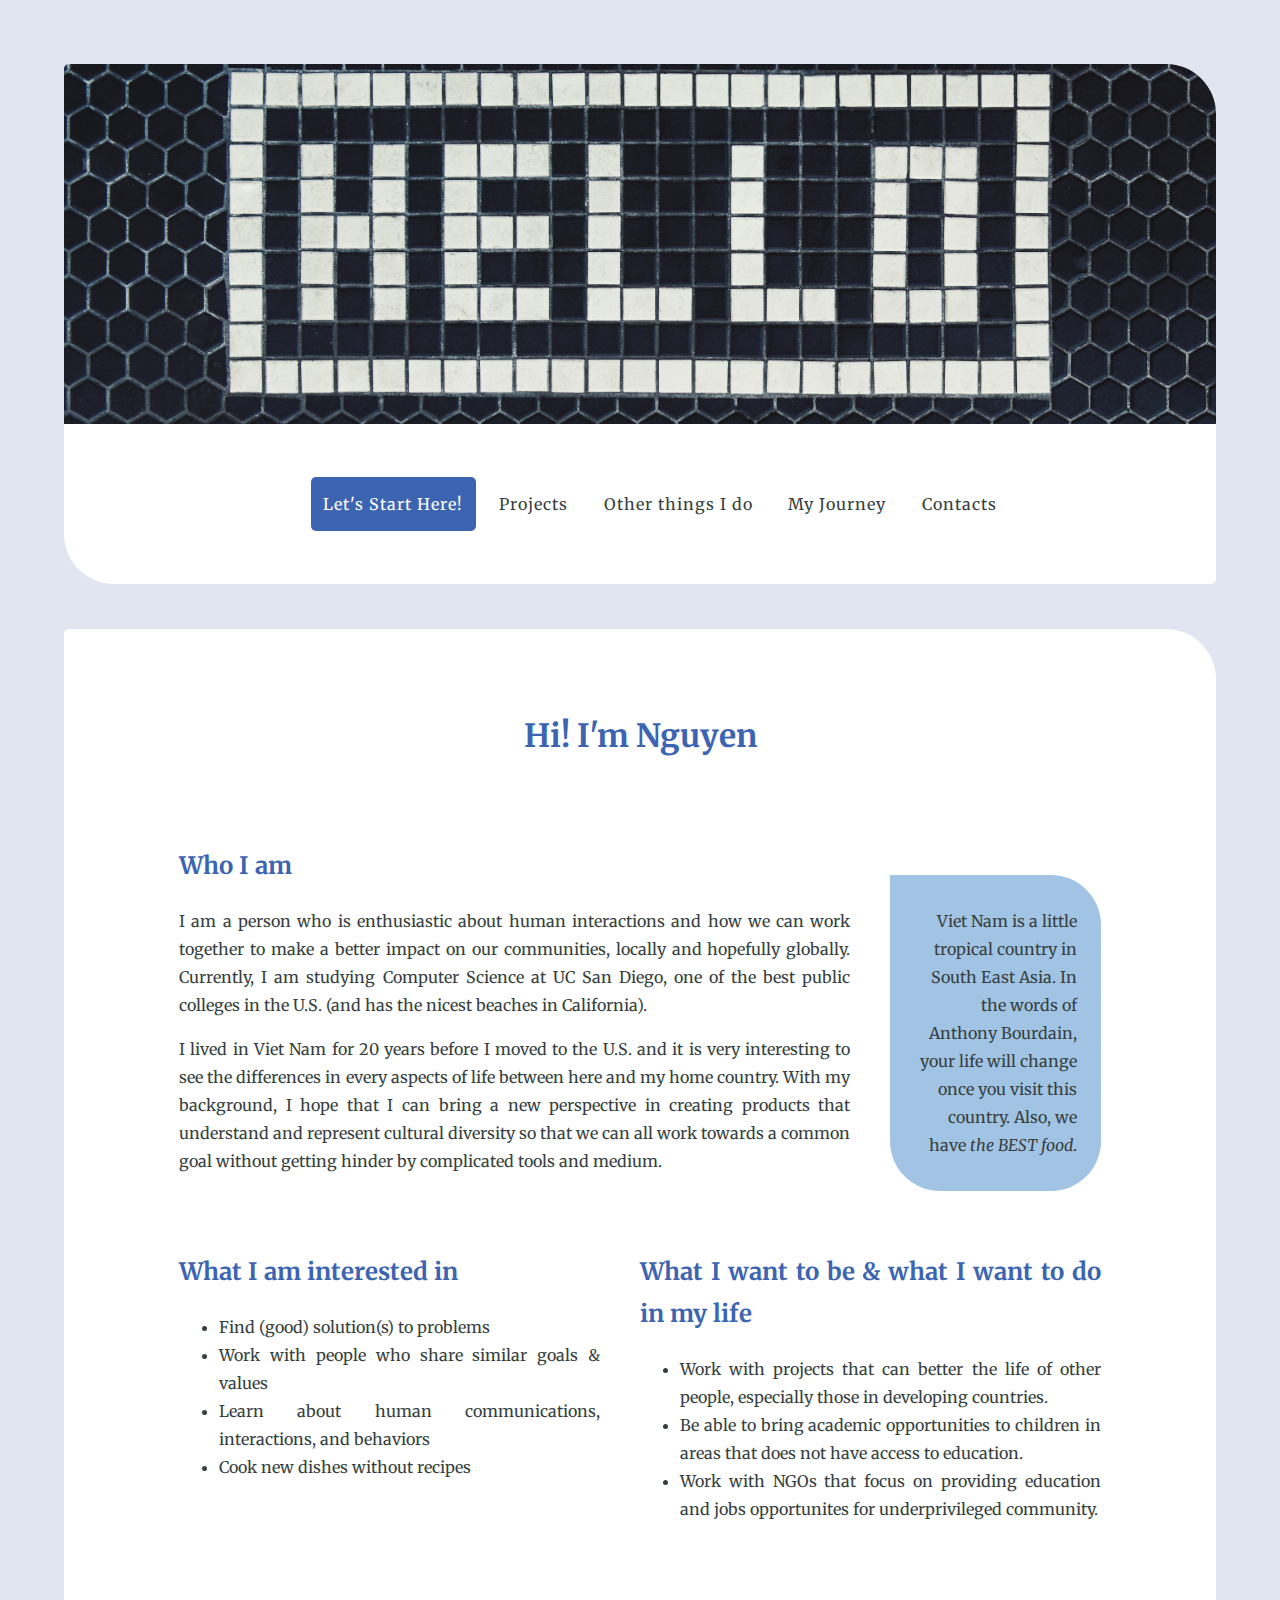
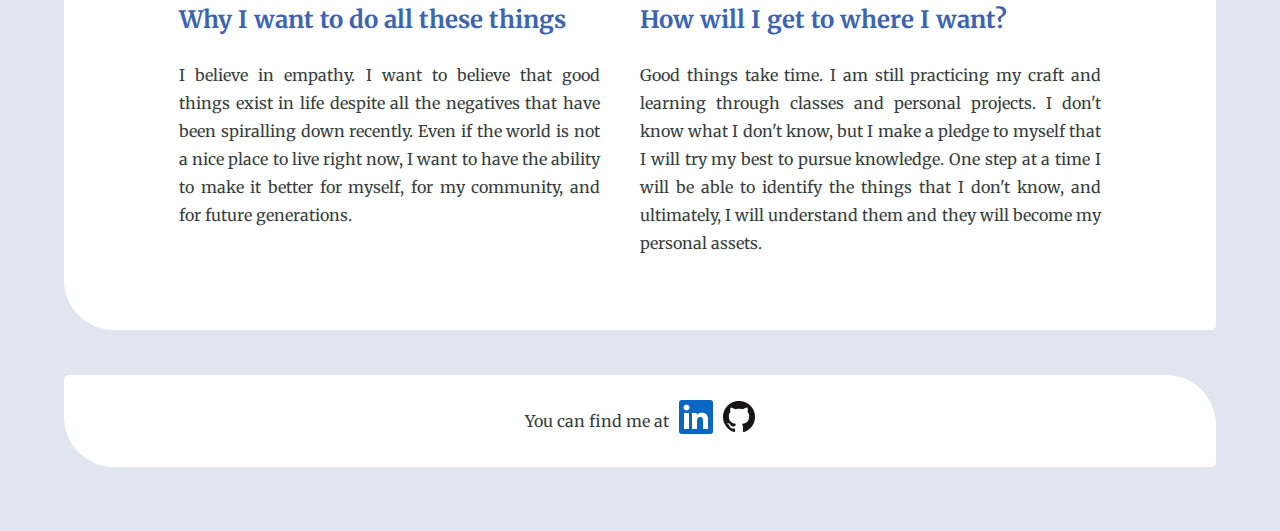
<file: index.html>
<!DOCTYPE html>
<html lang="en">
<head>
    <meta charset="UTF-8">
    <meta http-equiv="X-UA-Compatible" content="IE=edge">
    <meta name="viewport" content="width=device-width, initial-scale=1.0">
    
    <title>Hi! I'm Nguyen</title>

    <link rel="preconnect" href="https://fonts.googleapis.com">
    <link rel="preconnect" href="https://fonts.gstatic.com" crossorigin>
    <link href="https://fonts.googleapis.com/css2?family=Merriweather:wght@400;700&display=swap" rel="stylesheet">
    
    <link
        rel="icon"
        type="image/svg+xml"
        sizes="any"
        href="data:image/svg+xml,&#x3C;svg xmlns=&#x22;http://www.w3.org/2000/svg&#x22; viewBox=&#x22;0 0 100 100&#x22;&#x3E;&#x3C;text y=&#x22;.9em&#x22; font-size=&#x22;90&#x22;&#x3E;&#x1F680;&#x3C;/text&#x3E;&#x3C;/svg&#x3E;"
    />
    
    <link rel="stylesheet" type="text/css" href="/stylesheets/index.css">
</head>
<body>
    <header>
        <!-- <h1>This is Nguyen</h1> -->
        <div class="themeImage">
            <img src="/media/theme-index.jpg" alt="Theme photos">
            <!-- <cite>Photo by <a href="https://unsplash.com/@timmossholder?utm_source=unsplash&utm_medium=referral&utm_content=creditCopyText">Tim Mossholder</a> on <a href="https://unsplash.com/s/photos/hello?utm_source=unsplash&utm_medium=referral&utm_content=creditCopyText">Unsplash</a></cite> -->
        </div>
        <nav role="navigation">
            <p class="menu-button">Menu</p>
            <!-- Drop down menu trial -->
            <!-- <label for="menu-show" class="menu-button">Menu</label> -->
            <!-- <input type="checkbox" id="menu-show"> -->
            <ul>
                <li><a class="active" href="/index.html">Let's Start Here!</a></li>
                <li><a href="/projects.html">Projects</a></li>
                <li><a href="/other-things.html">Other things I do</a></li>
                <li><a href="/my-journey.html">My Journey</a></li>
                <li><a href="/contacts.html">Contacts</a></li>
                <!-- <li><a href="/experiment.html">Experiment</a></li> -->
            </ul> 
        </nav>
    </header>
        
    <main>
        <h1 class="pageTitle">Hi! I'm Nguyen</h1>
        <section class="whoIam">
            <h2>Who I am</h2>
            <p>I am a person who is enthusiastic about human interactions and how we can work together to make a better 
                impact on our communities, locally and hopefully globally. Currently, I am studying Computer Science 
                at UC San Diego, one of the best public colleges in the U.S. (and has the nicest beaches in California). </p>
            <p>I lived in Viet Nam for 20 years before I moved to the U.S. and it is very interesting to see the differences
                in every aspects of life between here and my home country. With my background, I hope that I can bring a new 
                perspective in creating products that understand and represent cultural diversity so that we can all work 
                towards a common goal without getting hinder by complicated tools and medium.</p>
        </section>
        
        <aside class="sidebar"><p>Viet Nam is a little tropical country in South East Asia. In the words of Anthony Bourdain, 
            your life will change once you visit this country. Also, we have <i>the BEST food</i>.</p></aside>

        <section class="myInterest">
            <h2>What I am interested in</h2>
            <ul>
                <li>Find (good) solution(s) to problems</li>
                <li>Work with people who share similar goals & values</li>
                <li>Learn about human communications, interactions, and behaviors</li>
                <li>Cook new dishes without recipes</li>
            </ul>
        </section>

        <section class="myGoal">
            <h2>What I want to be & what I want to do in my life</h2>
            <ul>
                <li>Work with projects that can better the life of other people, especially those in developing countries.</li>
                <li>Be able to bring academic opportunities to children in areas that does not have access to education.</li>
                <li>Work with NGOs that focus on providing education and jobs opportunites for underprivileged community.</li>
            </ul>
        </section>

        <section class="myReason">
            <h2>Why I want to do all these things</h2>
            <p>I believe in empathy. I want to believe that good things exist in life despite all the negatives that have 
                been spiralling down recently. Even if the world is not a nice place to live right now, I want to have the 
                ability to make it better for myself, for my community, and for future generations.</p>
        </section>

        <section class="myWay">
            <h2>How will I get to where I want?</h2>
            <p>Good things take time. I am still practicing my craft and learning through classes and personal projects. 
                I don't know what I don't know, but I make a pledge to myself that I will try my best to pursue knowledge. 
                One step at a time I will be able to identify the things that I don't know, and ultimately, I will understand 
                them and they will become my personal assets.</p>
        </section>
    </main>

    <footer>
        <!-- <p> Here's a quote for the day: <b>Be nice to yourself!</b></p> -->
        <section class="findMe">
            <p>You can find me at</p>
            <a href="https://www.linkedin.com/in/nguyen-luong-se">
                <img src="media/In-Blue-34.png" alt="Linked logo">
            </a>
            <a href="https://github.com/nglu">
                <img src="media/GitHub-Mark-32px.png" alt="GitHub logo">
            </a>
        </section>
    </footer>

</body>
</html>
</file>
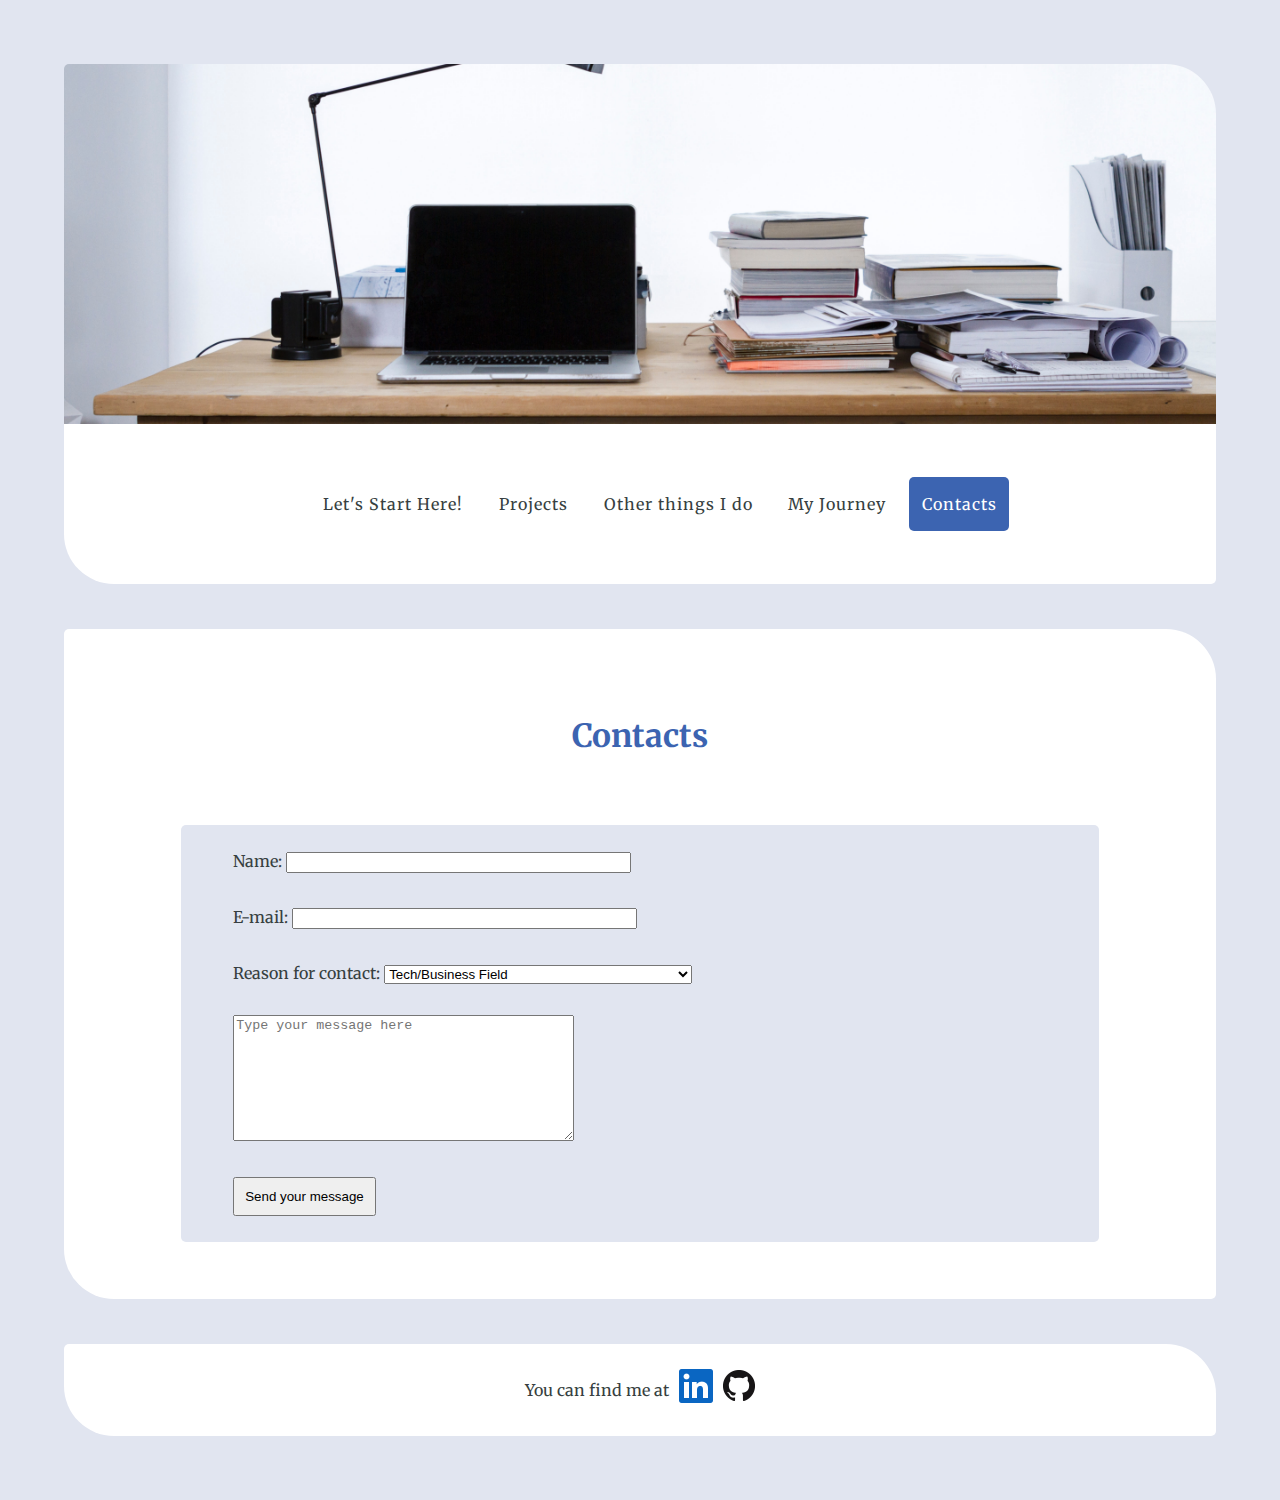
<file: contacts.html>
<!DOCTYPE html>
<html lang="en">
<head>
    <meta charset="UTF-8">
    <meta http-equiv="X-UA-Compatible" content="IE=edge">
    <meta name="viewport" content="width=device-width, initial-scale=1.0">
    
    <title>Hi! I'm Nguyen</title>
    
    <link rel="preconnect" href="https://fonts.googleapis.com">
    <link rel="preconnect" href="https://fonts.gstatic.com" crossorigin>
    <link href="https://fonts.googleapis.com/css2?family=Merriweather:wght@400;700&display=swap" rel="stylesheet">
    
    <link
        rel="icon"
        type="image/svg+xml"
        sizes="any"
        href="data:image/svg+xml,&#x3C;svg xmlns=&#x22;http://www.w3.org/2000/svg&#x22; viewBox=&#x22;0 0 100 100&#x22;&#x3E;&#x3C;text y=&#x22;.9em&#x22; font-size=&#x22;90&#x22;&#x3E;&#x1F680;&#x3C;/text&#x3E;&#x3C;/svg&#x3E;"
    />

    <link rel="stylesheet" type="text/css" href="/stylesheets/contacts.css">
</head>
<body>
    <header>
        <!-- <h1>This is Nguyen</h1> -->
        <div class="themeImage">
            <img src="/media/theme-contact.jpg" alt="Theme photos">
            <!-- <cite>Photo by <a href="https://unsplash.com/@fredmarriage?utm_source=unsplash&utm_medium=referral&utm_content=creditCopyText">freddie marriage</a> on <a href="https://unsplash.com/s/photos/workspace?utm_source=unsplash&utm_medium=referral&utm_content=creditCopyText">Unsplash</a></cite> -->
        </div>
        <nav role="navigation">
            <p class="menu-button">Menu</p>
            <!-- Drop down menu trial -->
            <!-- <label for="menu-show" class="menu-button">Menu</label> -->
            <!-- <input type="checkbox" id="menu-show"> -->
            <ul>
                <li><a href="/index.html">Let's Start Here!</a></li>
                <li><a href="/projects.html">Projects</a></li>
                <li><a href="/other-things.html">Other things I do</a></li>
                <li><a href="/my-journey.html">My Journey</a></li>
                <li><a class="active" href="/contacts.html">Contacts</a></li>
                <!-- <li><a href="/experiment.html">Experiment</a></li> -->
            </ul> 
        </nav>
    </header>
        
    <main>
        <h1 class="pageTitle">Contacts</h1>
        <form action="https://httpbin.org/get" method="get">
            <fieldset>
                <legend>Contact Form</legend>
                <ol>
                    <li>
                      <label for="name_input">Name: </label>
                      <input type="text" id="name_input" name="name_input" size="40" required>
                    </li>
                    <br />
                    <li>
                      <label for="mail_input">E-mail: </label>
                      <input type="email" id="mail_input" name="mail_input" size="40" required>
                    </li>
                    <br />
                    <li>
                        <label for="contact_reason">Reason for contact: </label>
                        <select id="contact_reason" name="contact_reason">
                            <optgroup label="Job Opportunities">
                              <option>Tech/Business Field</option>
                              <option>NGOs</option>
                              <option>Other</option>
                            </optgroup>
                            <optgroup label="Projects Collaboration">
                              <option>Humanitarian projects (edu, vocationals, etc. )</option>
                              <option>Environmental Projects</option>
                              <option>Other</option>
                            </optgroup>
                            <option>Other</option>
                        </select>
                    </li>
                    <br>
                    <li>
                      <label for="msg_input"></label>
                      <textarea id="msg_input" name="msg_input"
                      placeholder="Type your message here"
                      rows="8" cols="40" required></textarea>
                    </li>
                    <br />
                    <li class="button">
                        <button type="submit">Send your message</button>
                    </li>
                </ol>
            </fieldset>
        </form>

        <!-- <section class="findMe">
            <p>You can find me at:</p>
            <a href="https://www.linkedin.com/in/nguyen-luong-se">
                <img src="media/In-Blue-34.png" alt="Linked logo">
            </a>
            <a href="https://github.com/nglu">
                <img src="media/GitHub-Mark-32px.png" alt="GitHub logo">
            </a>
        </section> -->
    </main>

    <footer>
        <section class="findMe">
            <p>You can find me at</p>
            <a href="https://www.linkedin.com/in/nguyen-luong-se">
                <img src="media/In-Blue-34.png" alt="Linked logo">
            </a>
            <a href="https://github.com/nglu">
                <img src="media/GitHub-Mark-32px.png" alt="GitHub logo">
            </a>
        </section>
    </footer>

</body>
</html>
</file>
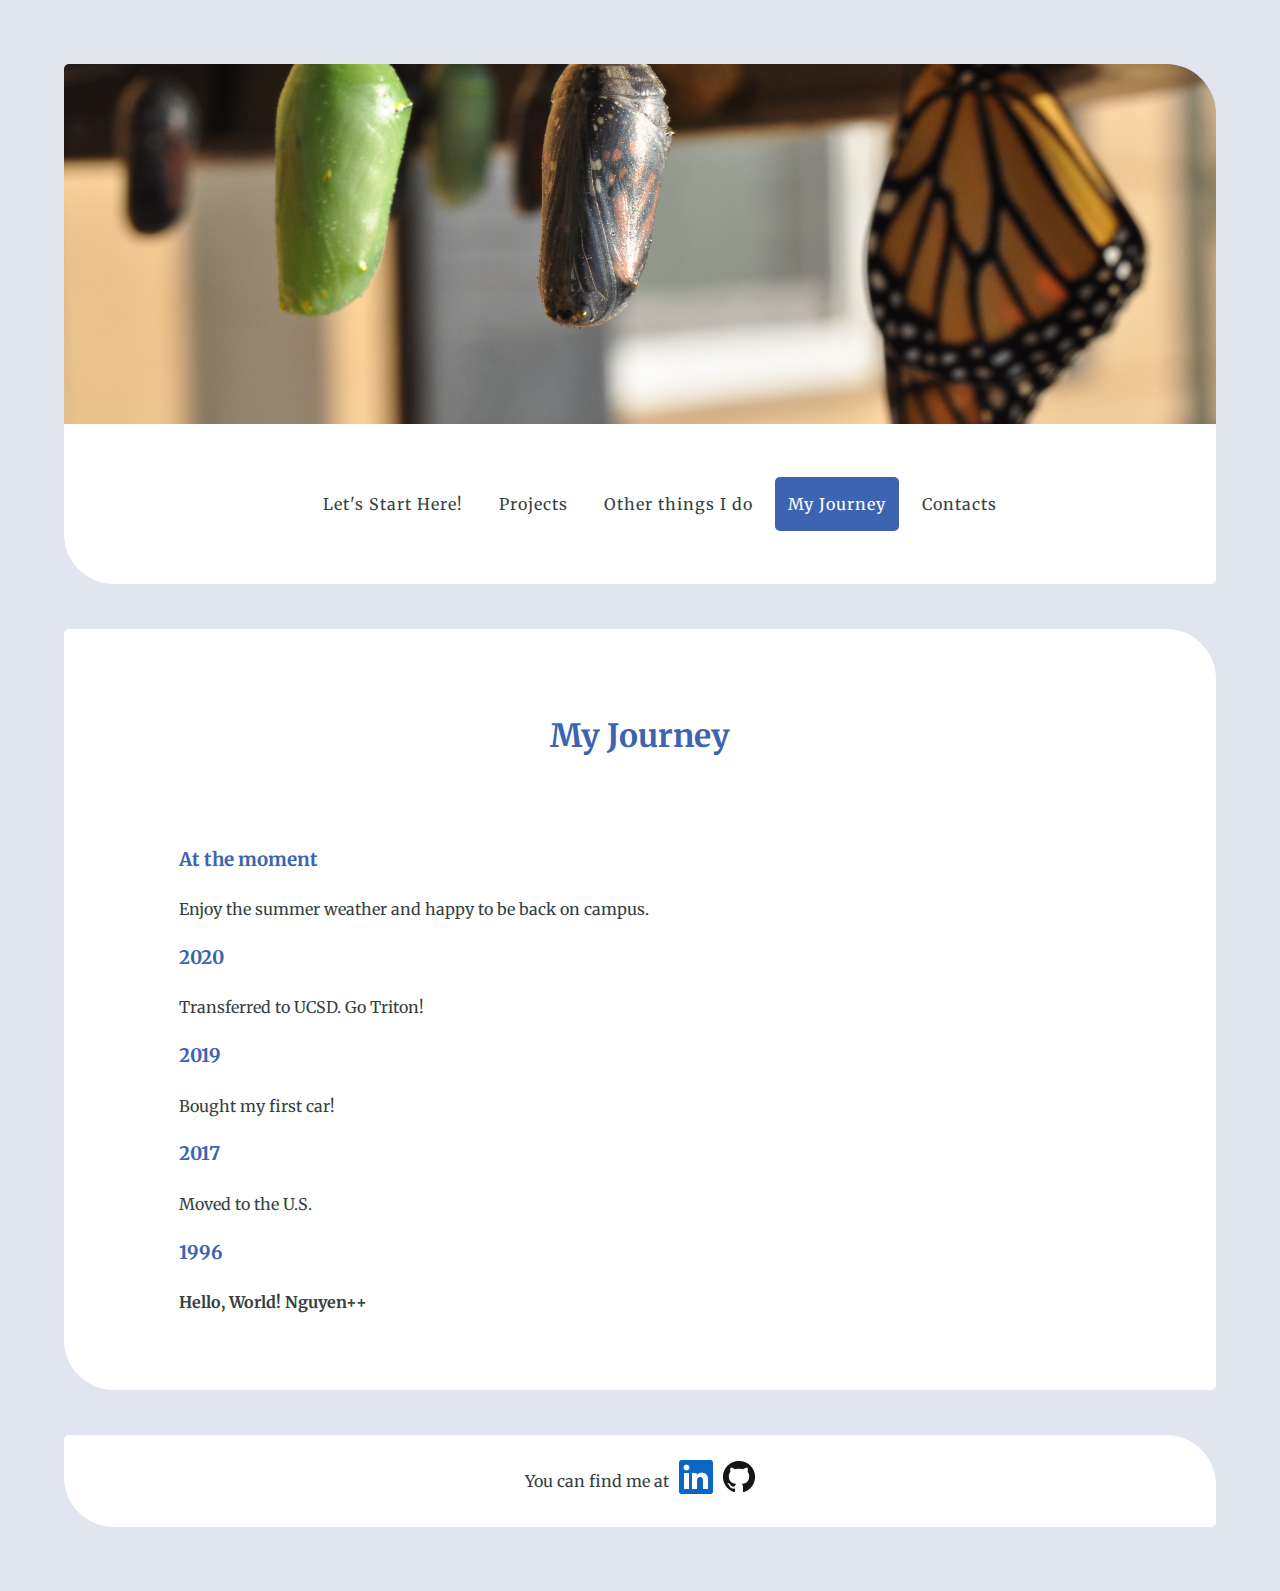
<file: my-journey.html>
<!DOCTYPE html>
<html lang="en">
<head>
    <meta charset="UTF-8">
    <meta http-equiv="X-UA-Compatible" content="IE=edge">
    <meta name="viewport" content="width=device-width, initial-scale=1.0">
    
    <title>Hi! I'm Nguyen</title>
    
    <link rel="preconnect" href="https://fonts.googleapis.com">
    <link rel="preconnect" href="https://fonts.gstatic.com" crossorigin>
    <link href="https://fonts.googleapis.com/css2?family=Merriweather:wght@400;700&display=swap" rel="stylesheet">
    
    <link
        rel="icon"
        type="image/svg+xml"
        sizes="any"
        href="data:image/svg+xml,&#x3C;svg xmlns=&#x22;http://www.w3.org/2000/svg&#x22; viewBox=&#x22;0 0 100 100&#x22;&#x3E;&#x3C;text y=&#x22;.9em&#x22; font-size=&#x22;90&#x22;&#x3E;&#x1F680;&#x3C;/text&#x3E;&#x3C;/svg&#x3E;"
    />
    
    <link rel="stylesheet" type="text/css" href="/stylesheets/journey.css">
</head>
<body>
    <header>
        <!-- <h1>This is Nguyen</h1> -->
        <div class="themeImage">
            <img src="/media/theme-journey.jpg" alt="Theme photos">
            <!-- <cite>Photo by <a href="https://unsplash.com/@scw1217?utm_source=unsplash&utm_medium=referral&utm_content=creditCopyText">Suzanne D. Williams</a> on <a href="https://unsplash.com/s/photos/growth?utm_source=unsplash&utm_medium=referral&utm_content=creditCopyText">Unsplash</a></cite> -->
        </div>
        <nav role="navigation">
            <p class="menu-button">Menu</p>
            <!-- Drop down menu trial -->
            <!-- <label for="menu-show" class="menu-button">Menu</label> -->
            <!-- <input type="checkbox" id="menu-show"> -->
            <ul>
                <li><a href="/index.html">Let's Start Here!</a></li>
                <li><a href="/projects.html">Projects</a></li>
                <li><a href="/other-things.html">Other things I do</a></li>
                <li><a class="active" href="/my-journey.html">My Journey</a></li>
                <li><a href="/contacts.html">Contacts</a></li>
                <!-- <li><a href="/experiment.html">Experiment</a></li> -->
            </ul> 
        </nav>
    </header>
        
    <main>
        <h1 class="pageTitle">My Journey</h1>
        <div class="timeline">
            <div class="container right">
                <h3>At the moment</h3>
                <p>Enjoy the summer weather and happy to be back on campus.</p>
            </div>
            <div class="container left">
                <h3>2020</h3>
                <p>Transferred to UCSD. Go Triton!</p>
            </div>
            <div class="container right">
                  <h3>2019</h3>
                  <p>Bought my first car!</p>
            </div>
            <div class="container left">
                  <h3>2017</h3>
                  <p>Moved to the U.S.</p>
            </div>
            <div class="container right">
                  <h3>1996</h3>
                  <p><strong>Hello, World! Nguyen++</strong></p>
            </div>
          </div>
    </main>

    <footer>
        <!-- <p> Here's a quote for the day: <b>Be nice to yourself!</b></p> -->
        <section class="findMe">
            <p>You can find me at</p>
            <a href="https://www.linkedin.com/in/nguyen-luong-se">
                <img src="media/In-Blue-34.png" alt="Linked logo">
            </a>
            <a href="https://github.com/nglu">
                <img src="media/GitHub-Mark-32px.png" alt="GitHub logo">
            </a>
        </section>
    </footer>

</body>
</html>
</file>
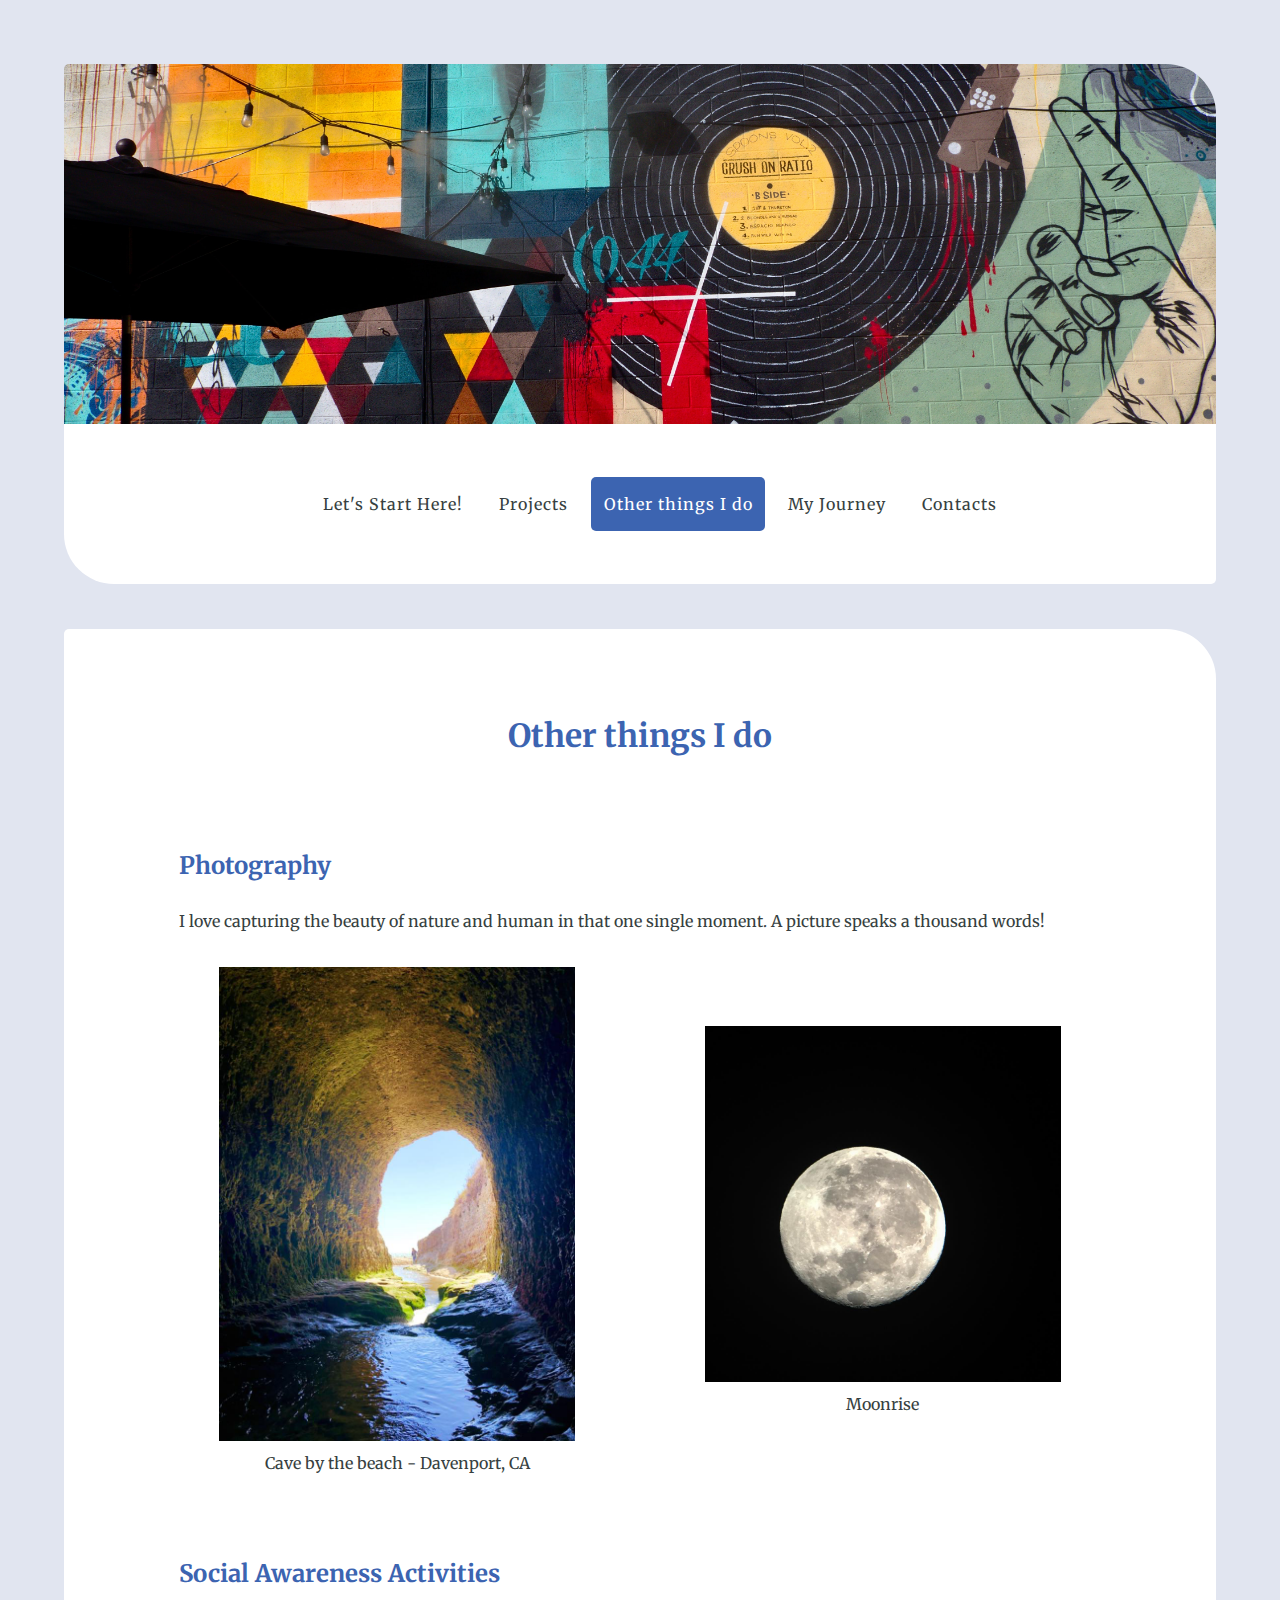
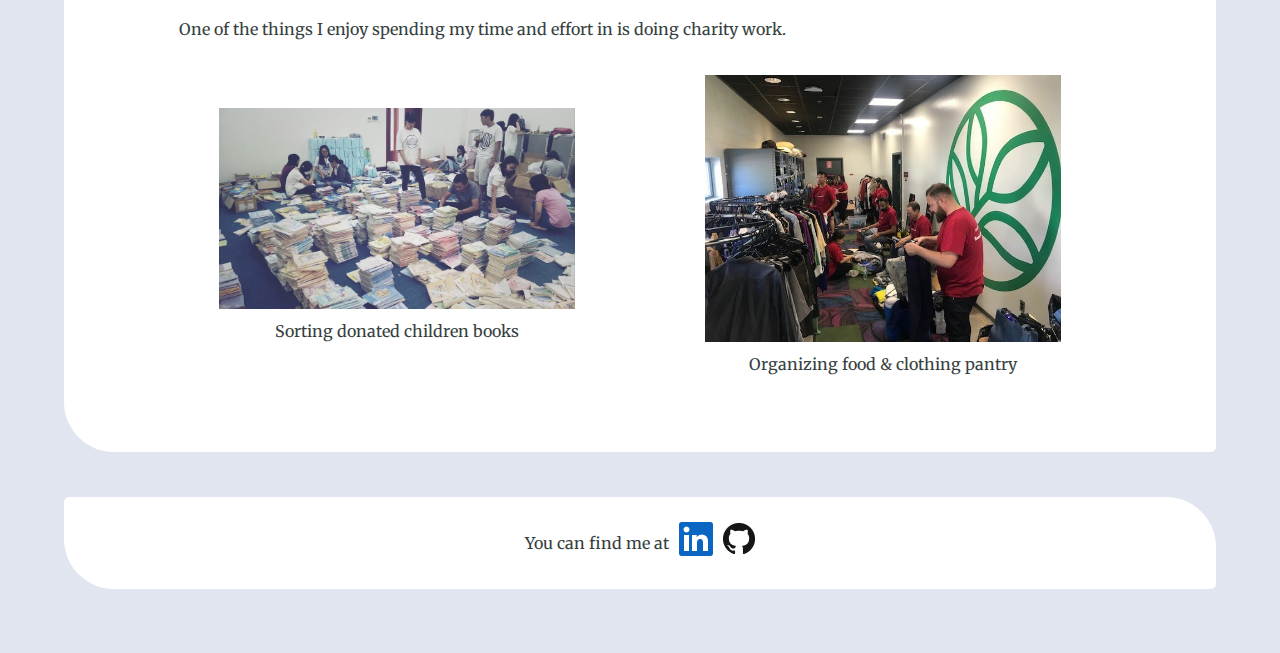
<file: other-things.html>
<!DOCTYPE html>
<html lang="en">
<head>
    <meta charset="UTF-8">
    <meta http-equiv="X-UA-Compatible" content="IE=edge">
    <meta name="viewport" content="width=device-width, initial-scale=1.0">
    
    <title>Hi! I'm Nguyen</title>
    <link rel="preconnect" href="https://fonts.googleapis.com">
    <link rel="preconnect" href="https://fonts.gstatic.com" crossorigin>
    <link href="https://fonts.googleapis.com/css2?family=Merriweather:wght@400;700&display=swap" rel="stylesheet">
    
    <link
        rel="icon"
        type="image/svg+xml"
        sizes="any"
        href="data:image/svg+xml,&#x3C;svg xmlns=&#x22;http://www.w3.org/2000/svg&#x22; viewBox=&#x22;0 0 100 100&#x22;&#x3E;&#x3C;text y=&#x22;.9em&#x22; font-size=&#x22;90&#x22;&#x3E;&#x1F680;&#x3C;/text&#x3E;&#x3C;/svg&#x3E;"
    />

    <link rel="stylesheet" type="text/css" href="/stylesheets/other.css">
</head>
<body>
    <header>
        <!-- <h1>This is Nguyen</h1> -->
        <div class="themeImage">
            <img src="/media/theme-other.jpg" alt="Theme photos">
            <!-- <cite>Photo by <a href="https://unsplash.com/@marge1988?utm_source=unsplash&utm_medium=referral&utm_content=creditCopyText">Stephane MARGERIN</a> on <a href="https://unsplash.com/s/photos/collage?utm_source=unsplash&utm_medium=referral&utm_content=creditCopyText">Unsplash</a></cite> -->
        </div>
        <nav role="navigation">
            <p class="menu-button">Menu</p>
            <!-- Drop down menu trial -->
            <!-- <label for="menu-show" class="menu-button">Menu</label> -->
            <!-- <input type="checkbox" id="menu-show"> -->
            <ul>
                <li><a href="/index.html">Let's Start Here!</a></li>
                <li><a href="/projects.html">Projects</a></li>
                <li><a class="active" href="/other-things.html">Other things I do</a></li>
                <li><a href="/my-journey.html">My Journey</a></li>
                <li><a href="/contacts.html">Contacts</a></li>
                <!-- <li><a href="/experiment.html">Experiment</a></li> -->
            </ul> 
        </nav>
    </header>
        
    <main>
        <h1 class="pageTitle">Other things I do</h1>

        <section id="section1">
            <div id="sect1-title">
                <h2>Photography</h2>
                <p>I love capturing the beauty of nature and human in that one single moment. A picture speaks a thousand words!</p>
            </div>
            <figure id="fig1">
                <img src="/media/davenport.jpeg"
                     alt="Picture of a perspective from inside a cave">
                <figcaption>Cave by the beach - Davenport, CA</figcaption>
            </figure>
            <figure id="fig2">
                <img src="/media/moonrise.jpeg"
                     alt="Picture of a rising moon">
                <figcaption>Moonrise</figcaption>
            </figure>
        </section>

        <section id="section2">
            <div id="sect2-title">
                <h2>Social Awareness Activities</h2>
                <p>One of the things I enjoy spending my time and effort in is doing charity work.</p>
            </div>
            <!-- <picture>
                <source srcset="/media/book.jpg"
                        media="(min-width=650px)">
                <img src="/media/sf.jpeg"/>
            </picture> -->
            <!-- <picture>
                <source srcset="/media/book.jpeg" media="(min-width:650px)" 
                width="50%" height="50%">
                <img src="/media/100x75.png" alt="3">
                <figcaption>Sorting donated children book</figcaption>
            </picture> -->
            <figure id="fig3">
                <img src="/media/book.jpeg"
                     alt="People sorting books">
                <figcaption>Sorting donated children books</figcaption>
            </figure>
            <figure id="fig4">
                <img src="/media/food-pantry.jpeg"
                     alt="People organizing clothes">
                <figcaption>Organizing food & clothing pantry</figcaption>
            </figure>
        </section>
    </main>

    <footer>
        <!-- <p> Here's a quote for the day: <b>Be nice to yourself!</b></p> -->
        <section class="findMe">
            <p>You can find me at</p>
            <a href="https://www.linkedin.com/in/nguyen-luong-se">
                <img src="media/In-Blue-34.png" alt="Linked logo">
            </a>
            <a href="https://github.com/nglu">
                <img src="media/GitHub-Mark-32px.png" alt="GitHub logo">
            </a>
        </section>
    </footer>

</body>
</html>
</file>
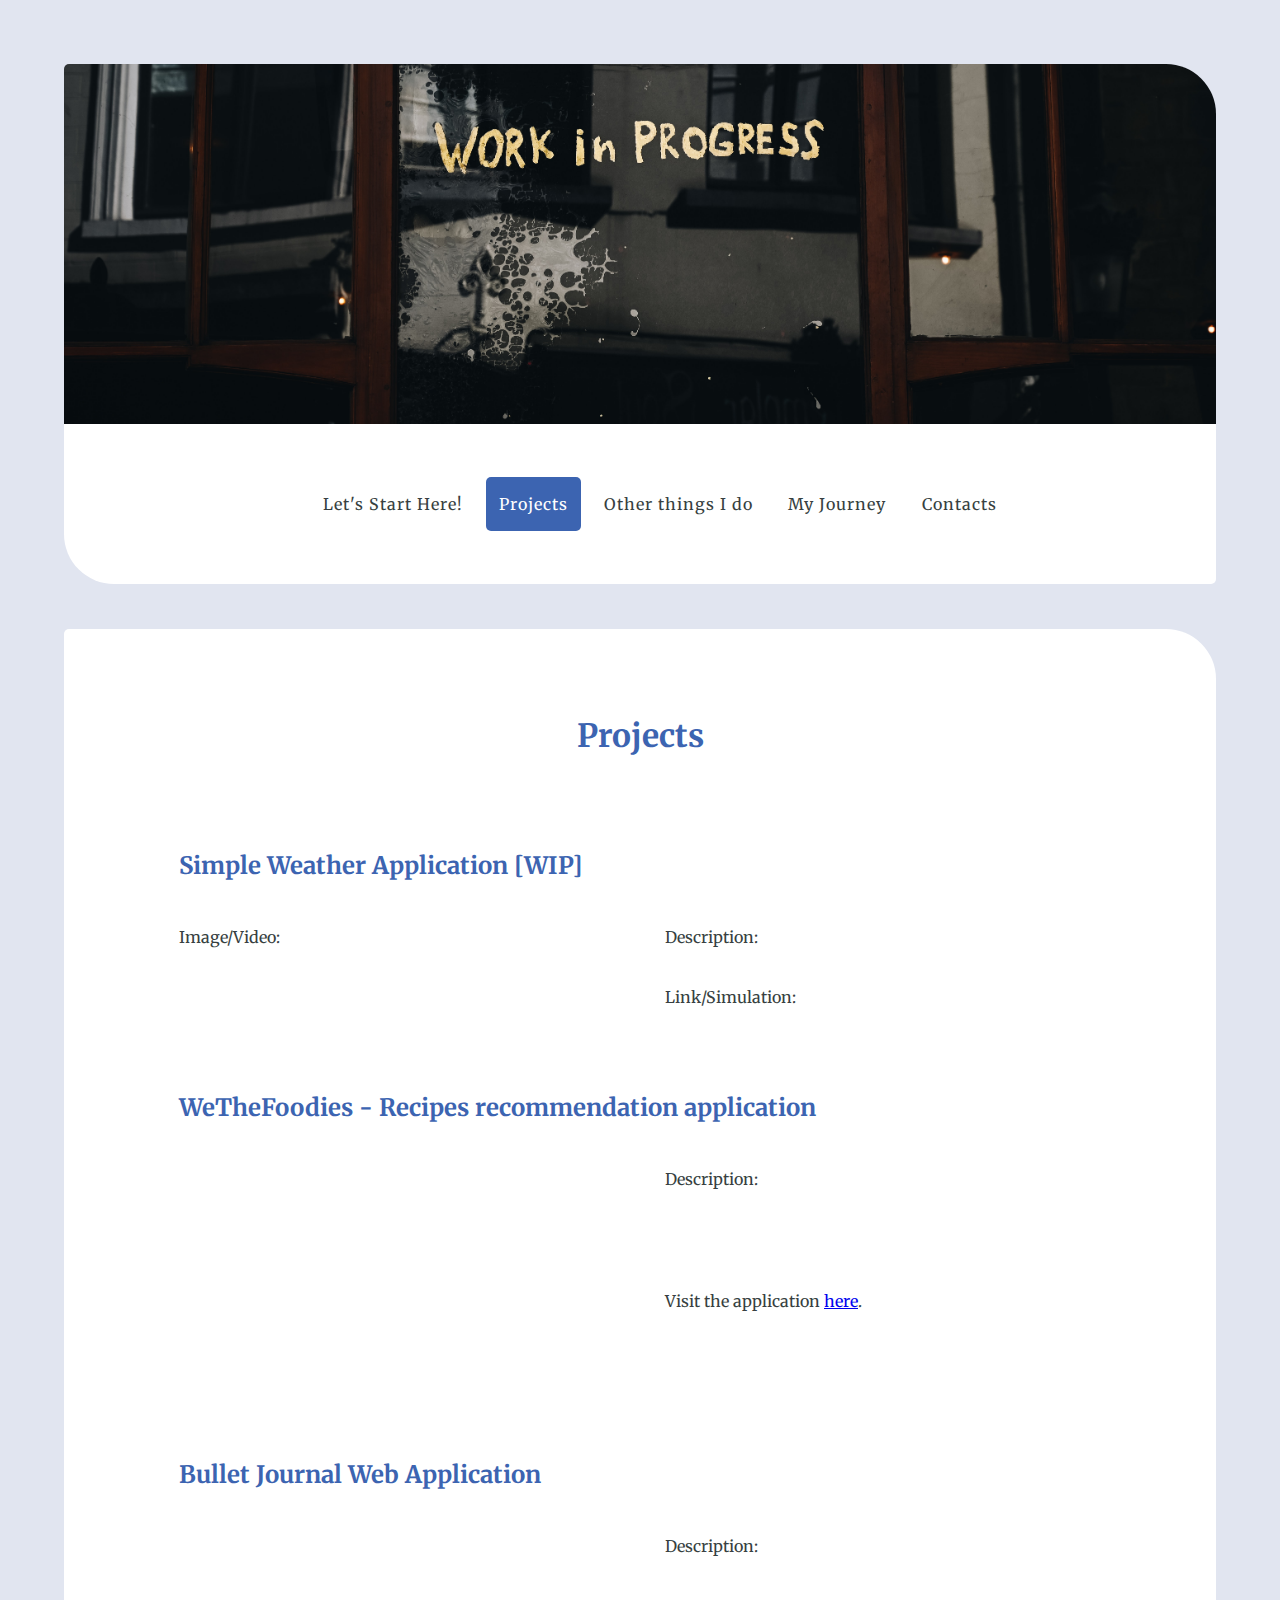
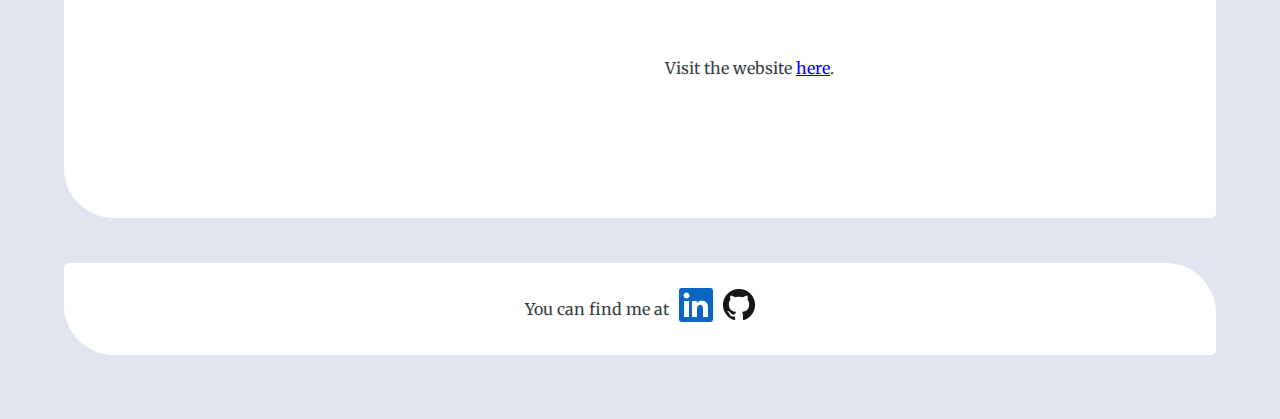
<file: projects.html>
<!DOCTYPE html>
<html lang="en">
<head>
    <meta charset="UTF-8">
    <meta http-equiv="X-UA-Compatible" content="IE=edge">
    <meta name="viewport" content="width=device-width, initial-scale=1.0">
    
    <title>Hi! I'm Nguyen</title>
    
    <link rel="preconnect" href="https://fonts.googleapis.com">
    <link rel="preconnect" href="https://fonts.gstatic.com" crossorigin>
    <link href="https://fonts.googleapis.com/css2?family=Merriweather:wght@400;700&display=swap" rel="stylesheet">
    
    <link
        rel="icon"
        type="image/svg+xml"
        sizes="any"
        href="data:image/svg+xml,&#x3C;svg xmlns=&#x22;http://www.w3.org/2000/svg&#x22; viewBox=&#x22;0 0 100 100&#x22;&#x3E;&#x3C;text y=&#x22;.9em&#x22; font-size=&#x22;90&#x22;&#x3E;&#x1F680;&#x3C;/text&#x3E;&#x3C;/svg&#x3E;"
    />
    
    <link rel="stylesheet" type="text/css" href="/stylesheets/project.css">
</head>
<body>
    <header>
        <!-- <h1>This is Nguyen</h1> -->
        <div class="themeImage">
            <img src="/media/theme-project.jpg" alt="Theme photos">
            <!-- <cite>Photo by <a href="https://unsplash.com/@gaellemarcel?utm_source=unsplash&utm_medium=referral&utm_content=creditCopyText">Gaelle Marcel</a> on <a href="https://unsplash.com/s/photos/wip?utm_source=unsplash&utm_medium=referral&utm_content=creditCopyText">Unsplash</a></cite> -->
        </div>
        <nav role="navigation">
            <p class="menu-button">Menu</p>
            <!-- Drop down menu trial -->
            <!-- <label for="menu-show" class="menu-button">Menu</label> -->
            <!-- <input type="checkbox" id="menu-show"> -->
            <ul>
                <li><a href="/index.html">Let's Start Here!</a></li>
                <li><a class="active" href="/projects.html">Projects</a></li>
                <li><a href="/other-things.html">Other things I do</a></li>
                <li><a href="/my-journey.html">My Journey</a></li>
                <li><a href="/contacts.html">Contacts</a></li>
                <!-- <li><a href="/experiment.html">Experiment</a></li> -->
            </ul> 
        </nav> 
    </header>
        
    <main>
        <h1 class="pageTitle">Projects</h1>

        <section id="section1">
            <h2 id="sect1-name">Simple Weather Application [WIP]</h2>
            <p id="sect1-media">Image/Video:</p>
            <p id="sect1-description">Description:</p>
            <p id="sect1-sims">Link/Simulation:</p>
        </section>

        <section id="section2">
            <h2 id="sect2-name">WeTheFoodies - Recipes recommendation application</h2>
            <!-- <p id="sect2-media">Image/Video:</p> -->
            <div class="iframe_container" id="sect2-media">
                <iframe class="iframe_ytb" 
                    src="https://www.youtube.com/embed/yzvnyWEQeZk" 
                    title="WeTheFoodies - Recipes recommendation application video" 
                    frameborder="0" allow="accelerometer; autoplay; clipboard-write; encrypted-media; gyroscope; picture-in-picture" 
                    allowfullscreen>
                </iframe>
            </div>
            <p id="sect2-description">Description:</p>
            <p id="sect2-sims">Visit the application <a href="https://wethefoodies-329cf.web.app/login.html" target="_blank">here</a>.</p>
        </section>

        <section id="section3">
            <h2 id="sect3-name">Bullet Journal Web Application</h2>
            <!-- <p id="sect3-media">Image/Video:</p> -->
            <div class="iframe_container" id="sect3-media">
                <iframe class="iframe_ytb" 
                    src="https://www.youtube.com/embed/iHfowaKb5nU?start=62" 
                    title="Bullet Journal introduction video" 
                    frameborder="0" allow="accelerometer; autoplay; clipboard-write; encrypted-media; gyroscope; picture-in-picture" 
                    allowfullscreen>
                </iframe>
            </div>
            <p id="sect3-description">Description:</p>
            <p id="sect3-sims">Visit the website <a href="https://catch-22-e0c66.web.app/" target="_blank">here</a>.</p>
        </section>
        
    </main>

    <footer>
        <!-- <p> Here's a quote for the day: <b>Be nice to yourself!</b></p> -->
        <section class="findMe">
            <p>You can find me at</p>
            <a href="https://www.linkedin.com/in/nguyen-luong-se">
                <img src="media/In-Blue-34.png" alt="Linked logo">
            </a>
            <a href="https://github.com/nglu">
                <img src="media/GitHub-Mark-32px.png" alt="GitHub logo">
            </a>
        </section>
    </footer>

</body>
</html>
</file>
<file: stylesheets/index.css>
@import "styles.css";
/* Contents indise main */

.pageTitle {
    grid-area: pageTitle;
}
.whoIam {
    grid-area: whoIam;
}
.sidebar {
    grid-area: sidebar;
    text-align: right;
    align-self: flex-end;
    background-color: var(--color-primary-light);
    border-top-right-radius: var(--border-radius-L);
    border-bottom-left-radius: var(--border-radius-L);
    border-bottom-right-radius: var(--border-radius-L);
    padding: 1rem 1.5rem;
}
.myInterest {
    grid-area: myInterest;
}
.myGoal {
    grid-area: myGoal;
}
.myReason {
    grid-area: myReason;
}
.myWay {
    grid-area: myWay;
}

main {
    display: grid;
    gap: 40px;
    grid-template-columns: 2fr 1fr 1fr;
    grid-template-areas:
        "pageTitle   pageTitle  pageTitle"
        "whoIam      whoIam     sidebar"
        "myInterest  myGoal     myGoal"
        "myReason    myWay      myWay";
}

@media screen and (max-width: 1200px) {
    main {
        grid-template-columns: 1fr;
        grid-template-areas:
            "header"
            "pageTitle"
            "whoIam"
            "sidebar"
            "myInterest"
            "myGoal"
            "myReason"
            "myWay";
    }
}

/* .themeImage img {
    object-position: center;
} */

/* * {
    border: 1px solid black;
} */
</file>
<file: stylesheets/contacts.css>
@import "styles.css";

.themeImage img {
    object-position: bottom;
}

fieldset {
    background-color: var(--color-neutral-heavy);
    border: 0px;
    border-radius: var(--border-radius-S);
    grid-area: formField;
    text-align: left;
}

ol {
    list-style: none;
}

legend {
    display: none;
}

button {
    padding: 10px;
}
button:hover {
    background-color: var(--color-primary-light);
    border-radius: 5px;
    box-shadow: none;
}

/* Contents indise main */

.pageTitle {grid-area: pageTitle;}
/* .findMe {grid-area: findMe;} */

main {
    display: grid;
    gap: 40px;
    grid-template-areas:
        "pageTitle"
        "formField";
        /* "findMe"; */
}

/* * {
    border: 1px solid black;
} */
</file>
<file: stylesheets/journey.css>
@import "styles.css";

/* Contents indise main */

.pageTitle {grid-area: pageTitle;}
.timeline {grid-area: timeline;}

main {
    display: grid;
    gap: 40px;
    grid-template-areas:
        "pageTitle"
        "timeline";
}

@media screen and (max-width: 950px) {
}

/* * {
    border: 1px solid black;
} */
</file>
<file: stylesheets/other.css>
@import "styles.css";

/* Contents indise main */

.pageTitle {grid-area: pageTitle;}

#section1 {grid-area: section1;}
#section2 {grid-area: section2;}

#sect1-title {grid-area: sect1-title;}
#sect2-title {grid-area: sect2-title;}

#fig1 {grid-area: fig1;}
#fig2 {grid-area: fig2;}
#fig3 {grid-area: fig3;}
#fig4 {grid-area: fig4;}

main {
    display: grid;
    gap: 40px;
    grid-template-areas:
        "pageTitle"
        "section1"
        "section2"
}

#section1 {
    display: grid;
    column-gap: 50px;
    grid-template-columns: 1fr 1fr;
    grid-template-areas:
        "sect1-title    sect1-title"
        "fig1           fig2";
    align-items: center;
}

#section2 {
    display: grid;
    column-gap: 50px;
    grid-template-columns: 1fr 1fr;
    grid-template-areas:
        "sect2-title    sect2-title"
        "fig3           fig4";
    align-items: center;
}

figure img {
    max-width: 100%;
    height: auto; 
    object-fit: cover;
}

figure figcaption {
    text-align: center;
}

@media screen and (max-width: 950px) {
    #section1 {
        display: grid;
        grid-template-columns: 1fr;
        grid-template-areas:
            "sect1-title"
            "fig1"
            "fig2";
    }
    #section2 {
        display: grid;
        grid-template-columns: 1fr;
        grid-template-areas:
            "sect2-title"
            "fig3"
            "fig4";
    }
}

/* * {
    border: 1px solid black;
} */
</file>
<file: stylesheets/project.css>
@import "styles.css";

/* Contents indise main */

.pageTitle {grid-area: pageTitle;}

#section1 {grid-area: section1;}
#section2 {grid-area: section2;}
#section3 {grid-area: section3;}

#sect1-name {grid-area: name1;}
#sect1-media {grid-area: media1;}
#sect1-description {grid-area: des1;}
#sect1-sims {grid-area: sims1;}

#sect2-name {grid-area: name2;}
#sect2-media {grid-area: media2;}
#sect2-description {grid-area: des2;}
#sect2-sims {grid-area: sims2;}

#sect3-name {grid-area: name3;}
#sect3-media {grid-area: media3;}
#sect3-description {grid-area: des3;}
#sect3-sims {grid-area: sims3;}

main {
    display: grid;
    gap: 40px;
    grid-template-areas:
        "pageTitle"
        "section1"
        "section2"
        "section3"
}

#section1 {
    display: grid;
    column-gap: 50px;
    grid-template-columns: 1fr 1fr;
    grid-template-areas:
        "name1     name1"
        "media1     des1"
        "media1      sims1";
}

#section2 {
    display: grid;
    column-gap: 50px;
    grid-template-columns: 1fr 1fr;
    grid-template-areas:
        "name2     name2"
        "media2     des2"
        "media2      sims2";
}

#section3 {
    display: grid;
    column-gap: 50px;
    grid-template-columns: 1fr 1fr;
    grid-template-areas:
        "name3     name3"
        "media3     des3"
        "media3      sims3";
}

/* ----- Making iframe for youtube responsive ----- */
/* https://www.w3schools.com/howto/howto_css_responsive_iframes.asp */
.iframe_container {
    position: relative;
    padding-top: 56.25%;
    /* overflow: hidden;
    width: 100%; */
}
.iframe_ytb {
    position: absolute;
    top: 0;
    /* left: 0;
    bottom: 0;
    right: 0; */
    
    /* left, right don't do much difference */
    /* only need either top or bottom = 0 */
    width: 100%;
    height: 100%;
}
/* -------------------------------------------------- */


@media screen and (max-width: 950px) {
    #section1 {
        display: grid;
        grid-template-columns: 1fr;
        grid-template-areas:
            "name1"
            "des1"
            "media1"
            "sims1";
    }
    #section2 {
        display: grid;
        grid-template-columns: 1fr;
        grid-template-areas:
            "name2"
            "des2"
            "media2"
            "sims2";
    }
    #section3 {
        display: grid;
        grid-template-columns: 1fr;
        grid-template-areas:
            "name3"
            "des3"
            "media3"
            "sims3";
    }
}

/* * {
    border: 1px solid black;
} */
</file>
